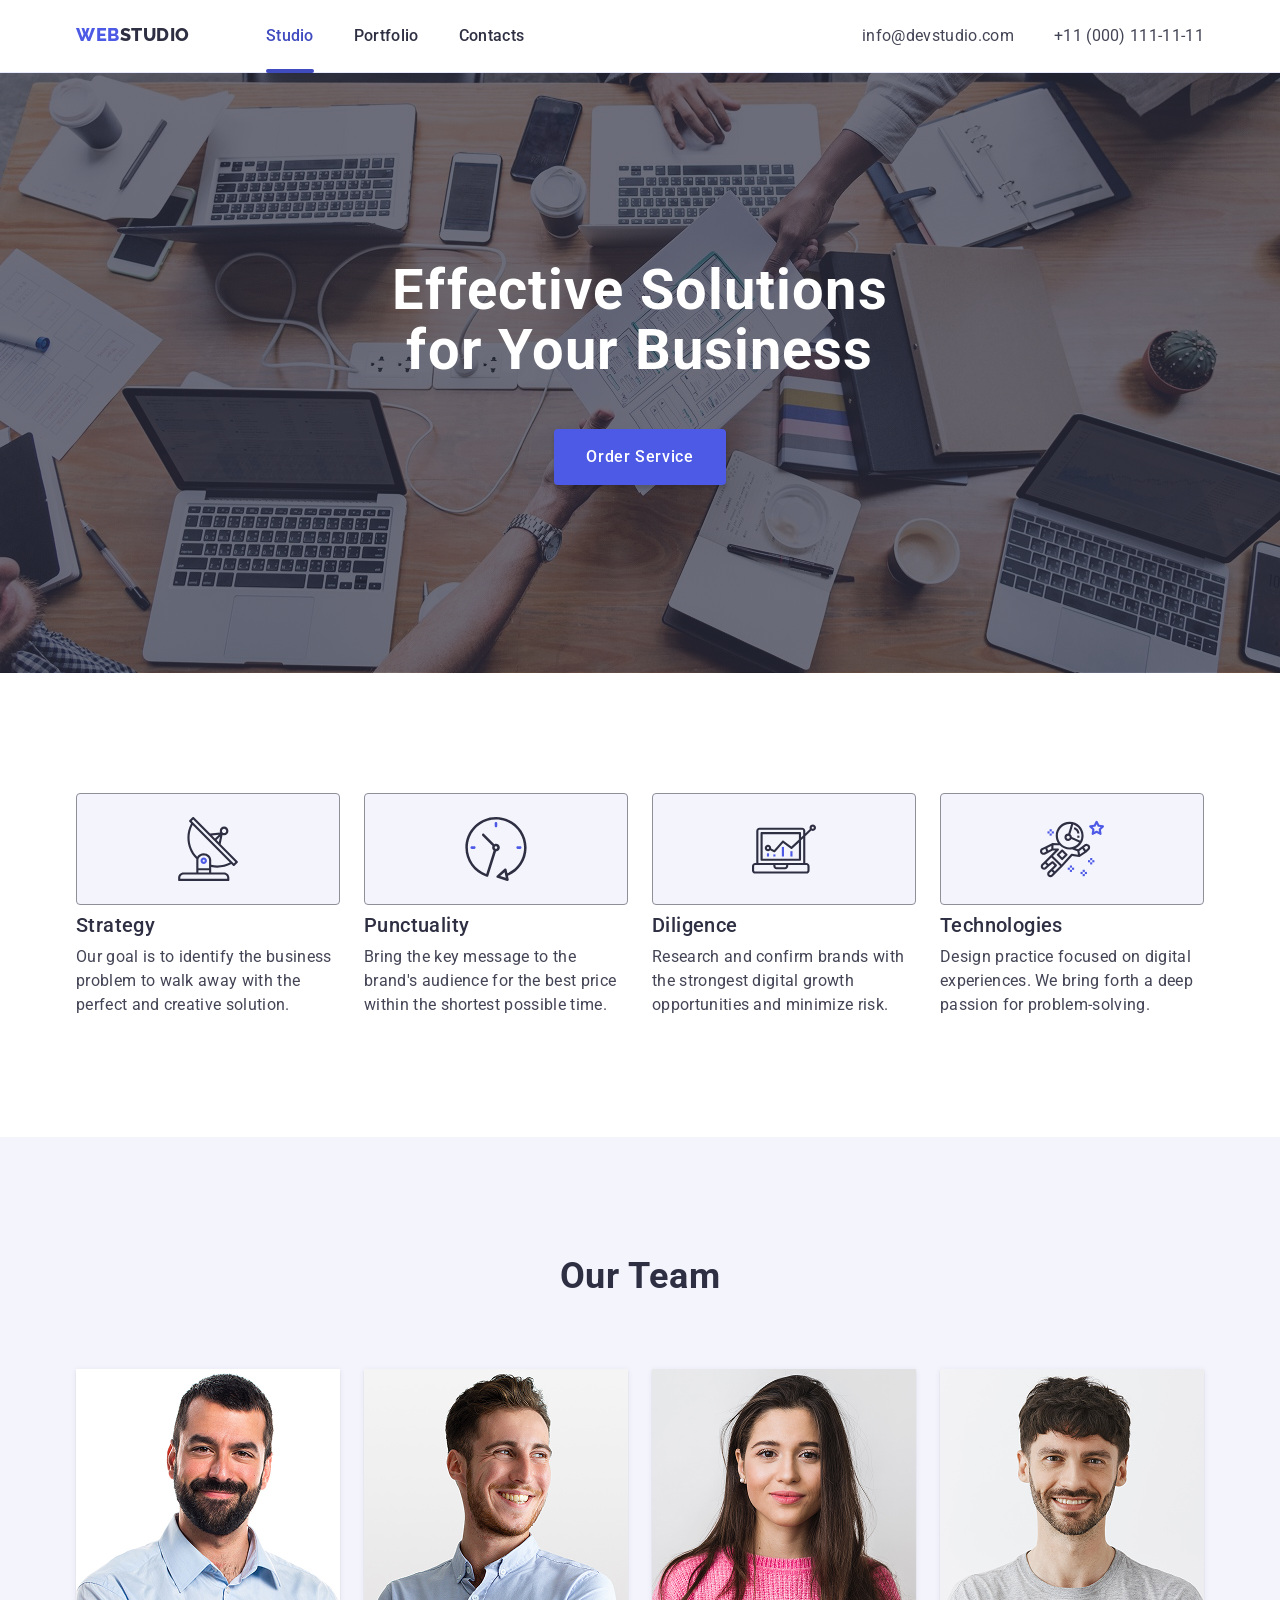
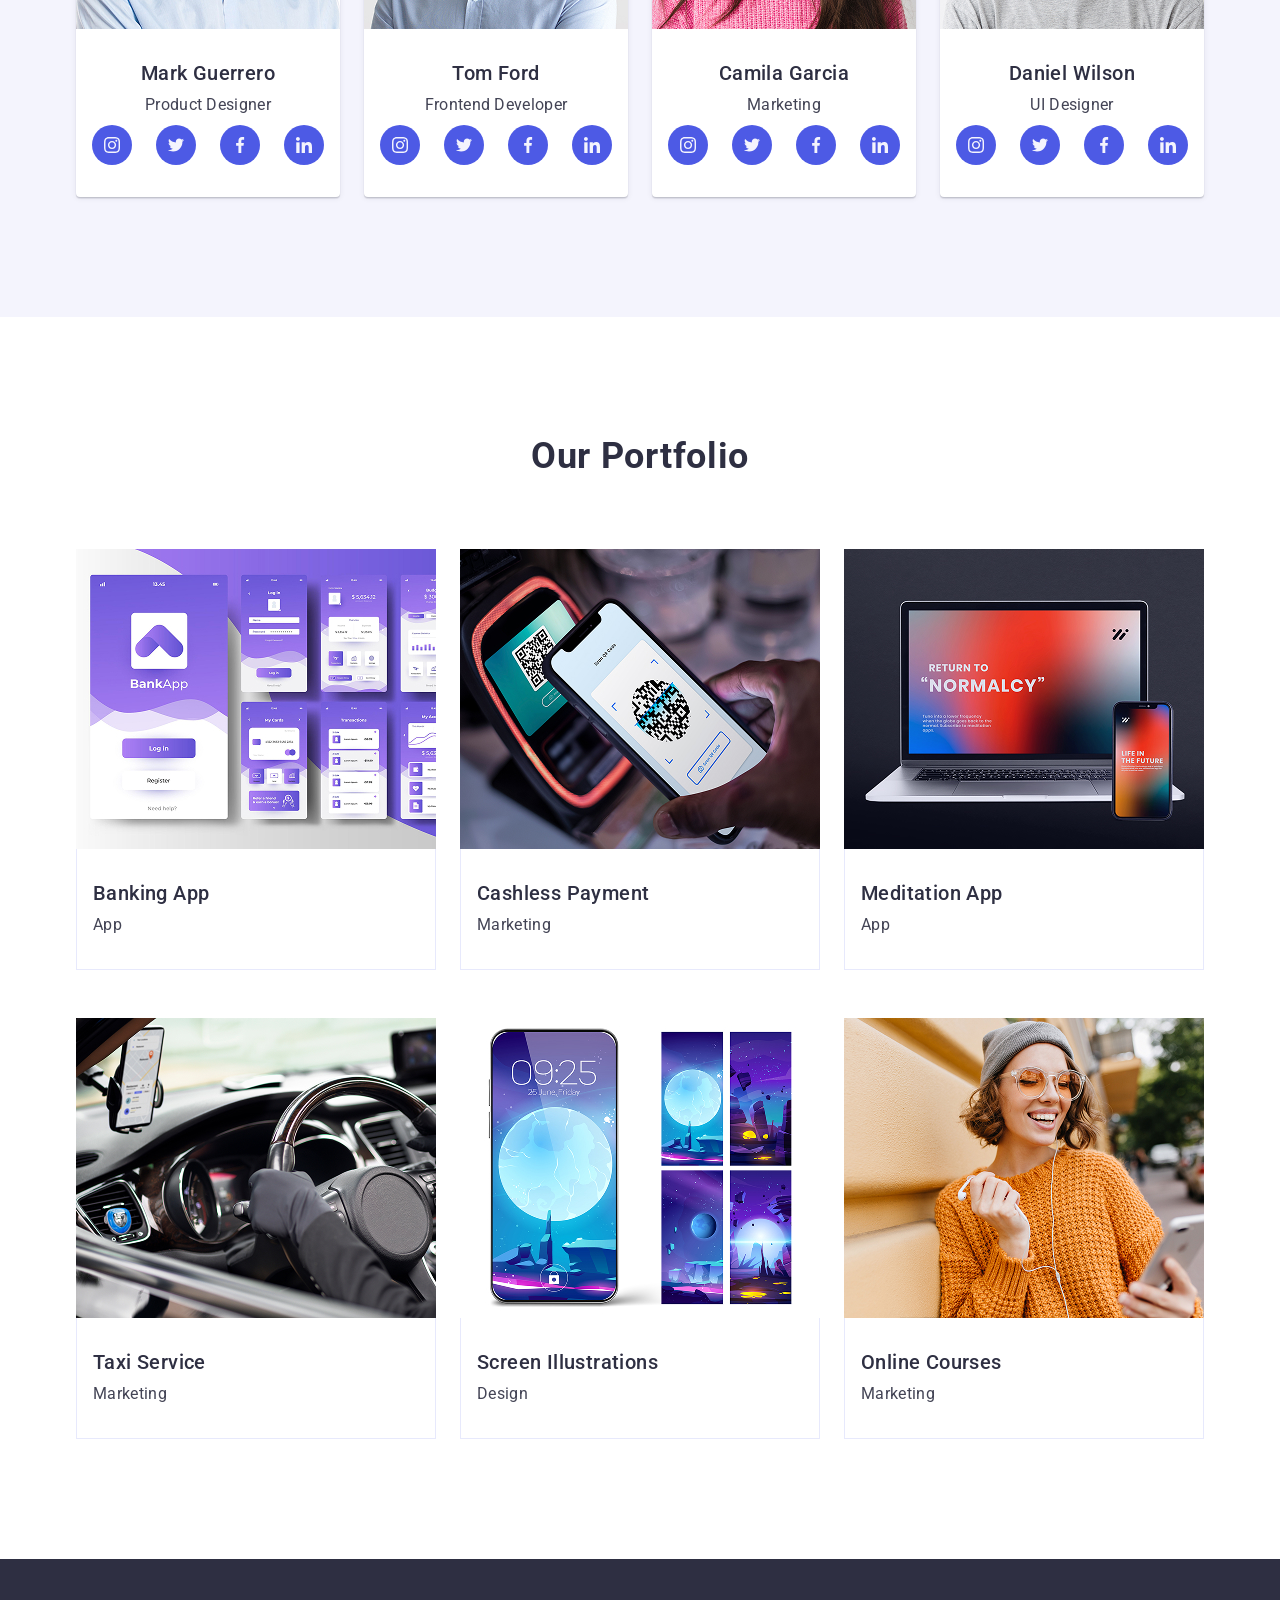
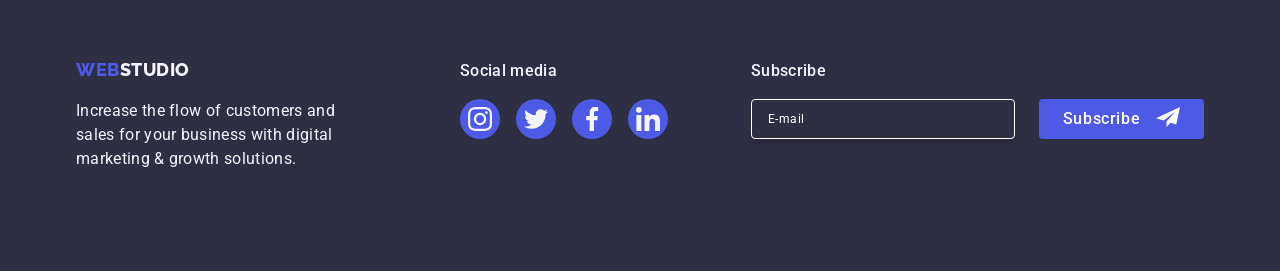
<file: index.html>
<!doctype html>
<html lang="en">
  <head>
    <meta charset="UTF-8" />
    <meta name="viewport" content="width=device-width, initial-scale=1.0" />
    <title>WebStudio</title>

    <link rel="preconnect" href="https://fonts.googleapis.com" />
    <link rel="preconnect" href="https://fonts.gstatic.com" crossorigin />
    <link
      href="https://fonts.googleapis.com/css2?family=Raleway:wght@700;800&family=Roboto:wght@400;500;700&display=swap"
      rel="stylesheet"
    />
    <link
      rel="stylesheet"
      href="https://cdnjs.cloudflare.com/ajax/libs/modern-normalize/3.0.1/modern-normalize.min.css"
      crossorigin="anonymous"
      referrerpolicy="no-referrer"
    />
    <link rel="stylesheet" href="./css/styles.css" />
  </head>

  <body>
    <header class="header">
      <div class="container">
        <a href="./index.html" class="logo">
          <span class="logo-web">Web</span
          ><span class="logo-studio">Studio</span>
        </a>

        <nav class="nav">
          <ul class="nav-list">
            <li><a class="nav-link current" href="#">Studio</a></li>
            <li><a class="nav-link" href="#">Portfolio</a></li>
            <li><a class="nav-link" href="#">Contacts</a></li>
          </ul>
        </nav>
        <button type="button" class="menu-open-btn" aria-label="Open menu">
          <svg class="menu-open-icon" width="24" height="24">
            <use href="./images/icons.svg#icon-menu"></use>
          </svg>
        </button>
        <address class="contacts-block">
          <ul class="contact-list">
            <li>
              <a class="contact-link" href="mailto:info@devstudio.com"
                >info@devstudio.com</a
              >
            </li>
            <li>
              <a class="contact-link" href="tel:+110001111111"
                >+11 (000) 111-11-11</a
              >
            </li>
          </ul>
        </address>
      </div>
    </header>

    <main>
      <section class="hero">
        <div class="container">
          <h1 class="hero-title">Effective Solutions for Your Business</h1>
          <button type="button" class="hero-button" data-modal-open>
            Order Service
          </button>
        </div>
      </section>

      <section class="features section">
        <div class="container">
          <h2 class="visually-hidden">Our Features</h2>

          <ul class="features-list">
            <li class="features-item">
              <div class="features-icon-box">
                <svg class="features-icon" width="64" height="64">
                  <use href="./images/icons.svg#icon-antenna-1"></use>
                </svg>
              </div>
              <h3 class="features-subtitle">Strategy</h3>
              <p class="features-text">
                Our goal is to identify the business problem to walk away with
                the perfect and creative solution.
              </p>
            </li>

            <li class="features-item">
              <div class="features-icon-box">
                <svg class="features-icon" width="64" height="64">
                  <use href="./images/icons.svg#icon-clock1"></use>
                </svg>
              </div>
              <h3 class="features-subtitle">Punctuality</h3>
              <p class="features-text">
                Bring the key message to the brand's audience for the best price
                within the shortest possible time.
              </p>
            </li>

            <li class="features-item">
              <div class="features-icon-box">
                <svg class="features-icon" width="64" height="64">
                  <use href="./images/icons.svg#icon-diagram-1-1"></use>
                </svg>
              </div>
              <h3 class="features-subtitle">Diligence</h3>
              <p class="features-text">
                Research and confirm brands with the strongest digital growth
                opportunities and minimize risk.
              </p>
            </li>

            <li class="features-item">
              <div class="features-icon-box">
                <svg class="features-icon" width="64" height="64">
                  <use href="./images/icons.svg#icon-astronaut-1"></use>
                </svg>
              </div>
              <h3 class="features-subtitle">Technologies</h3>
              <p class="features-text">
                Design practice focused on digital experiences. We bring forth a
                deep passion for problem-solving.
              </p>
            </li>
          </ul>
        </div>
      </section>

      <section class="team section">
        <div class="container">
          <h2 class="section-title">Our Team</h2>

          <ul class="team-list">
            <li class="team-item">
              <img
                src="./images/imgMGuerrero.jpg"
                srcset="./images/imgMGuerrero@2x.jpg 2x"
                alt="Mark Guerrero"
                width="264"
              />
              <div class="team-content">
                <h3 class="team-name">Mark Guerrero</h3>
                <p class="team-position">Product Designer</p>
                <ul class="team-social-list">
                  <li>
                    <a class="team-social-link" href="#" aria-label="Instagram">
                      <svg width="16" height="16">
                        <use href="./images/icons.svg#icon-instagram-1"></use>
                      </svg>
                    </a>
                  </li>
                  <li>
                    <a class="team-social-link" href="#" aria-label="Twitter">
                      <svg width="16" height="16">
                        <use href="./images/icons.svg#icon-twitter-1"></use>
                      </svg>
                    </a>
                  </li>
                  <li>
                    <a class="team-social-link" href="#" aria-label="Facebook">
                      <svg width="16" height="16">
                        <use href="./images/icons.svg#icon-facebook-1"></use>
                      </svg>
                    </a>
                  </li>
                  <li>
                    <a class="team-social-link" href="#" aria-label="LinkedIn">
                      <svg width="16" height="16">
                        <use href="./images/icons.svg#icon-linkedin-1"></use>
                      </svg>
                    </a>
                  </li>
                </ul>
              </div>
            </li>

            <li class="team-item">
              <img
                src="./images/imgTFord.jpg"
                srcset="./images/imgTFord@2x.jpg 2x"
                alt="Tom Ford"
                width="264"
              />
              <div class="team-content">
                <h3 class="team-name">Tom Ford</h3>
                <p class="team-position">Frontend Developer</p>
                <ul class="team-social-list">
                  <li>
                    <a class="team-social-link" href="#" aria-label="Instagram">
                      <svg width="16" height="16">
                        <use href="./images/icons.svg#icon-instagram-1"></use>
                      </svg>
                    </a>
                  </li>
                  <li>
                    <a class="team-social-link" href="#" aria-label="Twitter">
                      <svg width="16" height="16">
                        <use href="./images/icons.svg#icon-twitter-1"></use>
                      </svg>
                    </a>
                  </li>
                  <li>
                    <a class="team-social-link" href="#" aria-label="Facebook">
                      <svg width="16" height="16">
                        <use href="./images/icons.svg#icon-facebook-1"></use>
                      </svg>
                    </a>
                  </li>
                  <li>
                    <a class="team-social-link" href="#" aria-label="LinkedIn">
                      <svg width="16" height="16">
                        <use href="./images/icons.svg#icon-linkedin-1"></use>
                      </svg>
                    </a>
                  </li>
                </ul>
              </div>
            </li>

            <li class="team-item">
              <img
                src="./images/imgCGarcia.jpg"
                srcset="./images/imgCGarcia@2x.jpg 2x"
                alt="Camila Garcia"
                width="264"
              />
              <div class="team-content">
                <h3 class="team-name">Camila Garcia</h3>
                <p class="team-position">Marketing</p>
                <ul class="team-social-list">
                  <li>
                    <a class="team-social-link" href="#" aria-label="Instagram">
                      <svg width="16" height="16">
                        <use href="./images/icons.svg#icon-instagram-1"></use>
                      </svg>
                    </a>
                  </li>
                  <li>
                    <a class="team-social-link" href="#" aria-label="Twitter">
                      <svg width="16" height="16">
                        <use href="./images/icons.svg#icon-twitter-1"></use>
                      </svg>
                    </a>
                  </li>
                  <li>
                    <a class="team-social-link" href="#" aria-label="Facebook">
                      <svg width="16" height="16">
                        <use href="./images/icons.svg#icon-facebook-1"></use>
                      </svg>
                    </a>
                  </li>
                  <li>
                    <a class="team-social-link" href="#" aria-label="LinkedIn">
                      <svg width="16" height="16">
                        <use href="./images/icons.svg#icon-linkedin-1"></use>
                      </svg>
                    </a>
                  </li>
                </ul>
              </div>
            </li>

            <li class="team-item">
              <img
                src="./images/imgDWilson.jpg"
                srcset="./images/imgDWilson@2x.jpg 2x"
                alt="Daniel Wilson"
                width="264"
              />
              <div class="team-content">
                <h3 class="team-name">Daniel Wilson</h3>
                <p class="team-position">UI Designer</p>
                <ul class="team-social-list">
                  <li>
                    <a class="team-social-link" href="#" aria-label="Instagram">
                      <svg width="16" height="16">
                        <use href="./images/icons.svg#icon-instagram-1"></use>
                      </svg>
                    </a>
                  </li>
                  <li>
                    <a class="team-social-link" href="#" aria-label="Twitter">
                      <svg width="16" height="16">
                        <use href="./images/icons.svg#icon-twitter-1"></use>
                      </svg>
                    </a>
                  </li>
                  <li>
                    <a class="team-social-link" href="#" aria-label="Facebook">
                      <svg width="16" height="16">
                        <use href="./images/icons.svg#icon-facebook-1"></use>
                      </svg>
                    </a>
                  </li>
                  <li>
                    <a class="team-social-link" href="#" aria-label="LinkedIn">
                      <svg width="16" height="16">
                        <use href="./images/icons.svg#icon-linkedin-1"></use>
                      </svg>
                    </a>
                  </li>
                </ul>
              </div>
            </li>
          </ul>
        </div>
      </section>

      <section class="portfolio section">
        <div class="container">
          <h2 class="section-title">Our Portfolio</h2>

          <ul class="portfolio-list">
            <li class="portfolio-item">
              <div class="portfolio-thumb">
                <img
                  src="./images/imgBankingApp.jpg"
                  srcset="./images/imgBankingApp@2x.jpg 2x"
                  alt="Banking App"
                  width="360"
                />
                <div class="portfolio-overlay">
                  <p class="portfolio-overlay-text">
                    14 Stylish and User-Friendly App Design Concepts · Task
                    Manager App · Calorie Tracker App · Exotic Fruit Ecommerce
                    App · Cloud Storage App
                  </p>
                </div>
              </div>
              <div class="portfolio-content">
                <h3 class="portfolio-title">Banking App</h3>
                <p class="portfolio-text">App</p>
              </div>
            </li>

            <li class="portfolio-item">
              <div class="portfolio-thumb">
                <img
                  src="./images/imgCashlessPayment.jpg"
                  srcset="./images/imgCashlessPayment@2x.jpg 2x"
                  alt="Cashless Payment"
                  width="360"
                />
                <div class="portfolio-overlay">
                  <p class="portfolio-overlay-text">
                    14 Stylish and User-Friendly App Design Concepts · Task
                    Manager App · Calorie Tracker App · Exotic Fruit Ecommerce
                    App · Cloud Storage App
                  </p>
                </div>
              </div>
              <div class="portfolio-content">
                <h3 class="portfolio-title">Cashless Payment</h3>
                <p class="portfolio-text">Marketing</p>
              </div>
            </li>

            <li class="portfolio-item">
              <div class="portfolio-thumb">
                <img
                  src="./images/imgMeditationApp.jpg"
                  srcset="./images/imgMeditationApp@2x.jpg 2x"
                  alt="Meditation App"
                  width="360"
                />
                <div class="portfolio-overlay">
                  <p class="portfolio-overlay-text">
                    14 Stylish and User-Friendly App Design Concepts · Task
                    Manager App · Calorie Tracker App · Exotic Fruit Ecommerce
                    App · Cloud Storage App
                  </p>
                </div>
              </div>
              <div class="portfolio-content">
                <h3 class="portfolio-title">Meditation App</h3>
                <p class="portfolio-text">App</p>
              </div>
            </li>

            <li class="portfolio-item">
              <div class="portfolio-thumb">
                <img
                  src="./images/imgTaxiService.jpg"
                  srcset="./images/imgTaxiService@2x.jpg 2x"
                  alt="Taxi Service"
                  width="360"
                />
                <div class="portfolio-overlay">
                  <p class="portfolio-overlay-text">
                    14 Stylish and User-Friendly App Design Concepts · Task
                    Manager App · Calorie Tracker App · Exotic Fruit Ecommerce
                    App · Cloud Storage App
                  </p>
                </div>
              </div>
              <div class="portfolio-content">
                <h3 class="portfolio-title">Taxi Service</h3>
                <p class="portfolio-text">Marketing</p>
              </div>
            </li>

            <li class="portfolio-item">
              <div class="portfolio-thumb">
                <img
                  src="./images/imgScreenIllustrations.jpg"
                  srcset="./images/imgScreenIllustrations@2x.jpg 2x"
                  alt="Screen Illustrations"
                  width="360"
                />
                <div class="portfolio-overlay">
                  <p class="portfolio-overlay-text">
                    14 Stylish and User-Friendly App Design Concepts · Task
                    Manager App · Calorie Tracker App · Exotic Fruit Ecommerce
                    App · Cloud Storage App
                  </p>
                </div>
              </div>
              <div class="portfolio-content">
                <h3 class="portfolio-title">Screen Illustrations</h3>
                <p class="portfolio-text">Design</p>
              </div>
            </li>

            <li class="portfolio-item">
              <div class="portfolio-thumb">
                <img
                  src="./images/imgOnlineCourses.jpg"
                  srcset="./images/imgOnlineCourses@2x.jpg 2x"
                  alt="Online Courses"
                  width="360"
                />
                <div class="portfolio-overlay">
                  <p class="portfolio-overlay-text">
                    14 Stylish and User-Friendly App Design Concepts · Task
                    Manager App · Calorie Tracker App · Exotic Fruit Ecommerce
                    App · Cloud Storage App
                  </p>
                </div>
              </div>
              <div class="portfolio-content">
                <h3 class="portfolio-title">Online Courses</h3>
                <p class="portfolio-text">Marketing</p>
              </div>
            </li>
          </ul>
        </div>
      </section>
    </main>

    <footer class="footer">
      <div class="container">
        <div class="footer-wrapper">
          <div class="footer-info">
            <a href="./index.html" class="logo">
              <span class="logo-web">Web</span
              ><span class="footer-studio">Studio</span>
            </a>
            <p class="footer-text">
              Increase the flow of customers and sales for your business with
              digital marketing & growth solutions.
            </p>
          </div>

          <div class="footer-social">
            <p class="footer-social-title">Social media</p>
            <ul class="footer-social-list">
              <li>
                <a class="footer-social-link" href="#" aria-label="Instagram">
                  <svg width="24" height="24">
                    <use href="./images/icons.svg#icon-instagram-1"></use>
                  </svg>
                </a>
              </li>
              <li>
                <a class="footer-social-link" href="#" aria-label="Twitter">
                  <svg width="24" height="24">
                    <use href="./images/icons.svg#icon-twitter-1"></use>
                  </svg>
                </a>
              </li>
              <li>
                <a class="footer-social-link" href="#" aria-label="Facebook">
                  <svg width="24" height="24">
                    <use href="./images/icons.svg#icon-facebook-1"></use>
                  </svg>
                </a>
              </li>
              <li>
                <a class="footer-social-link" href="#" aria-label="LinkedIn">
                  <svg width="24" height="24">
                    <use href="./images/icons.svg#icon-linkedin-1"></use>
                  </svg>
                </a>
              </li>
            </ul>
          </div>

          <div class="footer-subscribe">
            <p class="footer-social-title">Subscribe</p>
            <form class="footer-subscribe-form">
              <label class="visually-hidden" for="footer-email">Email</label>
              <input
                class="footer-subscribe-input"
                type="email"
                name="footer-email"
                id="footer-email"
                placeholder="E-mail"
              />
              <button class="footer-subscribe-btn" type="submit">
                Subscribe
                <svg class="footer-subscribe-icon" width="24" height="24">
                  <use href="./images/icons.svg#icon-send"></use>
                </svg>
              </button>
            </form>
          </div>
        </div>
      </div>
    </footer>

    <div class="mobile-menu">
      <div class="mobile-menu-container">
        <button
          type="button"
          class="mobile-menu-close-btn"
          aria-label="Close menu"
        >
          <svg class="mobile-menu-close-icon" width="8" height="8">
            <use href="./images/icons.svg#icon-close"></use>
          </svg>
        </button>

        <nav class="mobile-menu-nav">
          <ul class="mobile-menu-nav-list">
            <li><a class="mobile-menu-nav-link current" href="#">Studio</a></li>
            <li><a class="mobile-menu-nav-link" href="#">Portfolio</a></li>
            <li><a class="mobile-menu-nav-link" href="#">Contacts</a></li>
          </ul>
        </nav>

        <div class="mobile-menu-bottom">
          <address class="mobile-menu-address">
            <ul class="mobile-menu-address-list">
              <li>
                <a
                  class="mobile-menu-address-link accent"
                  href="tel:+110001111111"
                >
                  +11 (000) 111-11-11
                </a>
              </li>
              <li>
                <a
                  class="mobile-menu-address-link"
                  href="mailto:info@devstudio.com"
                >
                  info@devstudio.com
                </a>
              </li>
            </ul>
          </address>

          <ul class="mobile-menu-social-list">
            <li>
              <a
                class="mobile-menu-social-link"
                href="#"
                aria-label="Instagram"
              >
                <svg width="24" height="24">
                  <use href="./images/icons.svg#icon-instagram-1"></use>
                </svg>
              </a>
            </li>
            <li>
              <a class="mobile-menu-social-link" href="#" aria-label="Twitter">
                <svg width="24" height="24">
                  <use href="./images/icons.svg#icon-twitter-1"></use>
                </svg>
              </a>
            </li>
            <li>
              <a class="mobile-menu-social-link" href="#" aria-label="Facebook">
                <svg width="24" height="24">
                  <use href="./images/icons.svg#icon-facebook-1"></use>
                </svg>
              </a>
            </li>
            <li>
              <a class="mobile-menu-social-link" href="#" aria-label="LinkedIn">
                <svg width="24" height="24">
                  <use href="./images/icons.svg#icon-linkedin-1"></use>
                </svg>
              </a>
            </li>
          </ul>
        </div>
      </div>
    </div>

    <div class="backdrop" data-modal>
      <div class="modal">
        <button
          type="button"
          class="modal-close-btn"
          aria-label="Close modal"
          data-modal-close
        >
          <svg class="modal-close-icon" width="8" height="8">
            <use href="./images/icons.svg#icon-close"></use>
          </svg>
        </button>

        <p class="modal-title">Leave your contacts and we will call you back</p>

        <form class="modal-form">
          <div class="modal-form-field">
            <label class="modal-form-label" for="user-name">Name</label>
            <div class="modal-input-wrap">
              <input
                class="modal-form-input"
                type="text"
                name="user-name"
                id="user-name"
              />
              <svg class="modal-form-icon" width="18" height="24">
                <use href="./images/icons.svg#icon-person"></use>
              </svg>
            </div>
          </div>

          <div class="modal-form-field">
            <label class="modal-form-label" for="user-phone">Phone</label>
            <div class="modal-input-wrap">
              <input
                class="modal-form-input"
                type="tel"
                name="user-phone"
                id="user-phone"
              />
              <svg class="modal-form-icon" width="18" height="24">
                <use href="./images/icons.svg#icon-phone"></use>
              </svg>
            </div>
          </div>

          <div class="modal-form-field">
            <label class="modal-form-label" for="user-email">Email</label>
            <div class="modal-input-wrap">
              <input
                class="modal-form-input"
                type="email"
                name="user-email"
                id="user-email"
              />
              <svg class="modal-form-icon" width="18" height="24">
                <use href="./images/icons.svg#icon-email"></use>
              </svg>
            </div>
          </div>

          <div class="modal-form-field modal-form-comment">
            <label class="modal-form-label" for="user-comment">Comment</label>
            <textarea
              class="modal-form-textarea"
              name="user-comment"
              id="user-comment"
              placeholder="Text input"
            ></textarea>
          </div>

          <div class="modal-form-checkbox-wrap">
            <input
              class="modal-checkbox visually-hidden"
              type="checkbox"
              name="user-privacy"
              id="user-privacy"
              value="true"
            />
            <label class="modal-checkbox-label" for="user-privacy">
              <span class="modal-checkbox-custom">
                <svg class="modal-checkbox-icon" width="10" height="8">
                  <use href="./images/icons.svg#icon-check"></use>
                </svg>
              </span>
              I accept the terms and conditions of the
              <a class="privacy-link" href="#">Privacy Policy</a>
            </label>
          </div>

          <button class="modal-submit-btn" type="submit">Send</button>
        </form>
      </div>
    </div>
  </body>
</html>
</file>
<file: css/styles.css>
:root {
  --iris: #4d5ae5;
  --ocean: #404bbf;
  --navy-blue: #2e2f42;
  --slate: #434455;
  --light-slate: #8e8f99;
  --cornflower: #e7e9fc;
  --cloud: #f4f4fd;
  --white: #ffffff;
  --dairy: #fcfcfc;
  --green: #31d0aa;
  --modal-overlay: rgba(46, 47, 66, 0.4);
  --transition: 250ms cubic-bezier(0.4, 0, 0.2, 1);
}

h1,
h2,
h3,
h4,
h5,
h6,
p {
  margin: 0;
}

ul {
  margin: 0;
  padding: 0;
  list-style: none;
}

a {
  text-decoration: none;
}

img {
  display: block;
  max-width: 100%;
  height: auto;
}

body {
  font-family: "Roboto", sans-serif;
  color: var(--navy-blue);
  background-color: var(--white);
}

.container {
  width: 100%;
  max-width: 320px;
  padding: 0 16px;
  margin: 0 auto;
  box-sizing: border-box;
}

.section {
  padding: 96px 0;
}

.visually-hidden {
  position: absolute;
  width: 1px;
  height: 1px;
  margin: -1px;
  border: 0;
  padding: 0;
  white-space: nowrap;
  clip-path: inset(100%);
  clip: rect(0 0 0 0);
  overflow: hidden;
}

/* ================= HEADER ================= */

.header {
  border-bottom: 1px solid var(--cornflower);
  box-shadow:
    0 1px 6px 0 rgba(46, 47, 66, 0.08),
    0 1px 1px 0 rgba(46, 47, 66, 0.16),
    0 2px 1px 0 rgba(46, 47, 66, 0.08);
}

.header .container {
  display: flex;
  align-items: center;
  height: 56px;
}

.logo {
  display: inline-block;
  font-family: "Raleway", sans-serif;
  font-size: 18px;
  font-weight: 800;
  line-height: 1.17;
  letter-spacing: 0.03em;
  text-transform: uppercase;
  height: 24px;
}

.logo-web {
  color: var(--iris);
}

.logo-studio {
  color: var(--navy-blue);
}

.footer-studio {
  color: var(--cloud);
}

.nav {
  display: none;
}

.nav-link {
  position: relative;
  display: block;
  padding: 24px 0;
  font-size: 16px;
  font-weight: 500;
  line-height: 1.5;
  letter-spacing: 0.02em;
  color: var(--navy-blue);
  transition: color var(--transition);
}

.nav-link.current {
  color: var(--ocean);
}

.nav-link.current::after {
  content: "";
  position: absolute;
  left: 0;
  bottom: -1px;
  width: 100%;
  height: 4px;
  background-color: var(--ocean);
  border-radius: 2px;
}

.nav-link:hover,
.nav-link:focus {
  color: var(--ocean);
}

.contacts-block {
  display: none;
}

.contact-list {
  display: flex;
  gap: 40px;
}

.contact-link {
  display: block;
  padding: 24px 0;
  font-size: 16px;
  line-height: 1.5;
  letter-spacing: 0.02em;
  color: var(--slate);
  transition: color var(--transition);
}

.contact-link:hover,
.contact-link:focus {
  color: var(--ocean);
}

.menu-open-btn {
  display: flex;
  align-items: center;
  justify-content: center;
  padding: 0;
  border: none;
  background-color: transparent;
  line-height: 0;
  cursor: pointer;
  color: var(--navy-blue);
  margin-left: auto;
}

.menu-open-icon {
  fill: currentColor;
}

/* ================= HERO ================= */
.hero {
  max-width: 100%;
  margin: 0 auto;
  padding: 72px 0;
  text-align: center;
  background-color: var(--navy-blue);
  background-image:
    linear-gradient(rgba(46, 47, 66, 0.7), rgba(46, 47, 66, 0.7)),
    url("../images/hero-mobile.jpg");
  background-repeat: no-repeat;
  background-position: center;
  background-size: cover;
}

@media screen and (min-resolution: 192dpi) {
  .hero {
    background-image:
      linear-gradient(rgba(46, 47, 66, 0.7), rgba(46, 47, 66, 0.7)),
      url("../images/hero-mobile@2x.jpg");
  }
}

.hero-title {
  max-width: 216px;
  margin: 0 auto;
  font-size: 36px;
  font-weight: 700;
  line-height: 1.11;
  letter-spacing: 0.02em;
  color: var(--white);
}

.hero-button {
  margin-top: 72px;
  min-width: 169px;
  height: 56px;
  padding: 16px 32px;
  border: none;
  border-radius: 4px;
  font-family: inherit;
  font-size: 16px;
  font-weight: 500;
  line-height: 1.5;
  letter-spacing: 0.04em;
  color: var(--white);
  background-color: var(--iris);
  cursor: pointer;
  box-shadow: 0 4px 4px 0 rgba(0, 0, 0, 0.15);
  transition: background-color var(--transition);
}

.hero-button:hover,
.hero-button:focus {
  background-color: var(--ocean);
}

/* ================= SECTIONS ================= */

.section-title {
  margin-bottom: 72px;
  font-size: 36px;
  line-height: 1.11;
  letter-spacing: 0.02em;
  text-align: center;
}

/* ================= FEATURES ================= */

.features-list {
  display: flex;
  flex-direction: column;
  gap: 72px;
}

.features-item {
  width: 100%;
}

.features-icon-box {
  display: none;
}

.features-icon {
  fill: var(--navy-blue);
}

.features-subtitle {
  margin-bottom: 8px;
  font-size: 36px;
  font-weight: 700;
  line-height: 1.11;
  letter-spacing: 0.02em;
  text-align: center;
}

.features-text {
  font-size: 16px;
  font-weight: 500;
  line-height: 1.5;
  letter-spacing: 0.02em;
  color: var(--slate);
}

/* ================= TEAM ================= */

.team {
  background-color: var(--cloud);
}

.team-list {
  display: flex;
  flex-direction: column;
  align-items: center;
  gap: 72px;
}

.team-item {
  width: 264px;
  background-color: var(--white);
  border-radius: 0 0 4px 4px;
  box-shadow:
    0 2px 1px 0 rgba(46, 47, 66, 0.08),
    0 1px 1px 0 rgba(46, 47, 66, 0.16),
    0 1px 6px 0 rgba(46, 47, 66, 0.08);
}

.team-content {
  padding: 32px 16px;
  text-align: center;
}

.team-name {
  margin-bottom: 8px;
  font-size: 20px;
  font-weight: 500;
  line-height: 1.2;
  letter-spacing: 0.02em;
}

.team-position {
  font-size: 16px;
  line-height: 1.5;
  letter-spacing: 0.02em;
  color: var(--slate);
}

.team-social-list {
  display: flex;
  justify-content: center;
  gap: 24px;
  margin-top: 8px;
}

.team-social-link {
  display: flex;
  align-items: center;
  justify-content: center;
  width: 40px;
  height: 40px;
  background-color: var(--iris);
  border-radius: 50%;
  transition: background-color var(--transition);
}

.team-social-link:hover,
.team-social-link:focus {
  background-color: var(--ocean);
}

.team-social-link svg {
  fill: var(--cloud);
}

/* ================= PORTFOLIO ================= */

.portfolio-list {
  display: grid;
  grid-template-columns: 1fr;
  row-gap: 48px;
}
.portfolio-item {
  box-shadow:
    0 2px 1px 0 rgba(46, 47, 66, 0.08),
    0 1px 1px 0 rgba(46, 47, 66, 0.16),
    0 1px 6px 0 rgba(46, 47, 66, 0.08);
  transition: box-shadow var(--transition);
}

.portfolio-item:hover,
.portfolio-item:focus-within {
  box-shadow:
    0 2px 1px 0 rgba(46, 47, 66, 0.08),
    0 1px 1px 0 rgba(46, 47, 66, 0.16),
    0 1px 6px 0 rgba(46, 47, 66, 0.08);
}

.portfolio-thumb {
  position: relative;
  overflow: hidden;
}

.portfolio-thumb img {
  width: 100%;
  object-fit: cover;
}

.portfolio-overlay {
  position: absolute;
  top: 0;
  left: 0;
  width: 100%;
  height: 100%;
  padding: 40px 32px;
  background-color: var(--iris);
  color: var(--cloud);
  transform: translateY(100%);
  opacity: 0;
  transition:
    transform var(--transition),
    opacity var(--transition);
}

.portfolio-item:hover .portfolio-overlay,
.portfolio-item:focus-within .portfolio-overlay {
  transform: translateY(0);
  opacity: 1;
}

.portfolio-overlay-text {
  font-size: 16px;
  line-height: 1.5;
  letter-spacing: 0.02em;
}

.portfolio-content {
  padding: 32px 16px;
  border: 1px solid var(--cornflower);
  border-top: none;
}

.portfolio-title {
  margin-bottom: 8px;
  font-size: 20px;
  font-weight: 500;
  line-height: 1.2;
  letter-spacing: 0.02em;
}

.portfolio-text {
  font-size: 16px;
  line-height: 1.5;
  letter-spacing: 0.02em;
  color: var(--slate);
}

/* ================= FOOTER ================= */

.footer {
  background-color: var(--navy-blue);
  padding: 96px 0;
}

.footer-wrapper {
  display: flex;
  flex-direction: column;
  align-items: center;
  gap: 72px;
}

.footer-info {
  margin-right: 0;
  text-align: center;
}

.footer .logo {
  margin-bottom: 16px;
}

.footer-text {
  max-width: 264px;
  font-size: 16px;
  line-height: 1.5;
  letter-spacing: 0.02em;
  color: var(--cloud);
  text-align: left;
}

.footer-social {
  margin-right: 0;
  text-align: center;
}

.footer-social-title {
  margin-bottom: 16px;
  font-size: 16px;
  font-weight: 500;
  line-height: 1.5;
  letter-spacing: 0.02em;
  color: var(--cloud);
}

.footer-social-list {
  display: flex;
  gap: 16px;
}

.footer-social-link {
  display: flex;
  align-items: center;
  justify-content: center;
  width: 40px;
  height: 40px;
  background-color: var(--iris);
  border-radius: 50%;
  transition: background-color var(--transition);
}

.footer-social-link:hover,
.footer-social-link:focus {
  background-color: var(--green);
}

.footer-social-link svg {
  fill: var(--cloud);
}

.footer-subscribe {
  margin-left: 0;
  text-align: center;
}

.footer-subscribe-form {
  display: flex;
  flex-direction: column;
  gap: 16px;
}

.footer-subscribe-input {
  width: 288px;
  max-width: 100%;
  height: 40px;
  padding-left: 16px;
  border: 1px solid var(--white);
  border-radius: 4px;
  outline: transparent;
  font-size: 12px;
  line-height: 2;
  letter-spacing: 0.04em;
  color: var(--white);
  background-color: transparent;
  box-shadow: 0 4px 4px 0 rgba(0, 0, 0, 0.15);
  transition: border-color var(--transition);
}

.footer-subscribe-input::placeholder {
  color: var(--white);
}

.footer-subscribe-input:focus {
  border-color: var(--green);
}

.footer-subscribe-btn {
  display: flex;
  align-items: center;
  justify-content: center;
  gap: 16px;
  min-width: 165px;
  height: 40px;
  border: none;
  border-radius: 4px;
  font-family: inherit;
  font-size: 16px;
  font-weight: 500;
  line-height: 1.5;
  letter-spacing: 0.04em;
  color: var(--white);
  background-color: var(--iris);
  cursor: pointer;
  transition: background-color var(--transition);
}

.footer-subscribe-btn:hover,
.footer-subscribe-btn:focus {
  background-color: var(--green);
}

.footer-subscribe-icon {
  fill: var(--white);
}

/* ================= MOBILE MENU ================= */

.mobile-menu {
  position: fixed;
  top: 0;
  left: 0;
  width: 100%;
  height: 100%;
  background-color: var(--white);
  opacity: 0;
  visibility: hidden;
  pointer-events: none;
  transition:
    opacity var(--transition),
    visibility var(--transition);
}

.mobile-menu.is-open {
  opacity: 1;
  visibility: visible;
  pointer-events: auto;
}

.mobile-menu-container {
  position: relative;
  display: flex;
  flex-direction: column;
  height: 100%;
  padding: 72px 24px 40px 16px;
}

.mobile-menu-close-btn {
  position: absolute;
  top: 24px;
  right: 24px;
  display: flex;
  align-items: center;
  justify-content: center;
  width: 24px;
  height: 24px;
  padding: 0;
  border: 1px solid rgba(46, 47, 66, 0.1);
  border-radius: 50%;
  background-color: var(--cornflower);
  cursor: pointer;
}

.mobile-menu-close-icon {
  fill: var(--navy-blue);
}

.mobile-menu-nav-list {
  display: flex;
  flex-direction: column;
  gap: 40px;
}

.mobile-menu-nav-link {
  font-size: 36px;
  font-weight: 700;
  line-height: 1.11;
  letter-spacing: 0.02em;
  color: var(--navy-blue);
}

.mobile-menu-nav-link.current {
  color: var(--ocean);
}

.mobile-menu-bottom {
  margin-top: auto;
}

.mobile-menu-address {
  font-style: normal;
  margin-bottom: 48px;
}

.mobile-menu-address-list {
  display: flex;
  flex-direction: column;
  gap: 24px;
}

.mobile-menu-address-link {
  font-size: 20px;
  font-weight: 500;
  line-height: 1.2;
  letter-spacing: 0.02em;
  color: var(--slate);
}

.mobile-menu-address-link.accent {
  color: var(--iris);
}

.mobile-menu-social-list {
  display: flex;
  justify-content: space-between;
  gap: 24px;
}

.mobile-menu-social-link {
  display: flex;
  align-items: center;
  justify-content: center;
  width: 40px;
  height: 40px;
  border-radius: 50%;
  background-color: var(--iris);
}

.mobile-menu-social-link svg {
  fill: var(--cloud);
}

/* ================= BACKDROP / MODAL ================= */

.backdrop {
  position: fixed;
  top: 0;
  left: 0;
  width: 100%;
  height: 100%;
  background-color: var(--modal-overlay);
  opacity: 0;
  visibility: hidden;
  pointer-events: none;
  transition:
    opacity var(--transition),
    visibility var(--transition);
}

.backdrop.is-open {
  opacity: 1;
  visibility: visible;
  pointer-events: auto;
}

.modal {
  position: absolute;
  top: 50%;
  left: 50%;
  width: calc(100% - 32px);
  max-width: 392px;
  min-height: 584px;
  padding: 72px 16px 24px;
  background-color: var(--dairy);
  border-radius: 4px;
  box-shadow:
    0 1px 1px rgba(0, 0, 0, 0.14),
    0 1px 3px rgba(0, 0, 0, 0.12),
    0 2px 1px rgba(0, 0, 0, 0.2);
  transform: translate(-50%, -50%);
  transition: transform var(--transition);
}

.modal-close-btn {
  position: absolute;
  top: 24px;
  right: 24px;
  display: flex;
  align-items: center;
  justify-content: center;
  width: 24px;
  height: 24px;
  padding: 0;
  background-color: var(--cornflower);
  border: 1px solid rgba(0, 0, 0, 0.1);
  border-radius: 50%;
  cursor: pointer;
  transition:
    background-color var(--transition),
    border var(--transition);
}

.modal-close-icon {
  fill: var(--navy-blue);
  transition: fill var(--transition);
}

.modal-close-btn:hover,
.modal-close-btn:focus {
  background-color: var(--ocean);
  border: none;
}

.modal-close-btn:hover .modal-close-icon,
.modal-close-btn:focus .modal-close-icon {
  fill: var(--white);
}

.modal-title {
  margin-bottom: 16px;
  font-size: 16px;
  font-weight: 500;
  line-height: 1.5;
  letter-spacing: 0.02em;
  text-align: center;
  color: var(--navy-blue);
}

/* ================= MODAL FORM ================= */

.modal-form-field {
  margin-bottom: 8px;
}

.modal-form-comment {
  margin-bottom: 16px;
}

.modal-form-label {
  display: block;
  margin-bottom: 4px;
  font-size: 12px;
  line-height: 1.17;
  letter-spacing: 0.04em;
  color: var(--light-slate);
}

.modal-input-wrap {
  position: relative;
}

.modal-form-input {
  width: 100%;
  height: 40px;
  padding-left: 38px;
  border: 1px solid rgba(46, 47, 66, 0.4);
  border-radius: 4px;
  outline: transparent;
  background-color: transparent;
  transition: border-color var(--transition);
}

.modal-form-input:focus {
  border-color: var(--iris);
}

.modal-form-icon {
  position: absolute;
  top: 50%;
  left: 16px;
  fill: var(--navy-blue);
  transform: translateY(-50%);
  transition: fill var(--transition);
}

.modal-form-input:focus + .modal-form-icon {
  fill: var(--iris);
}

.modal-form-textarea {
  width: 100%;
  height: 120px;
  padding: 8px 16px;
  border: 1px solid rgba(46, 47, 66, 0.4);
  border-radius: 4px;
  outline: transparent;
  resize: none;
  background-color: transparent;
  font-size: 12px;
  line-height: 1.17;
  letter-spacing: 0.04em;
  color: rgba(46, 47, 66, 0.4);
  transition: border-color var(--transition);
}

.modal-form-textarea:focus {
  border-color: var(--iris);
}

.modal-form-textarea::placeholder {
  color: rgba(46, 47, 66, 0.4);
}

/* ================= CUSTOM CHECKBOX ================= */

.modal-form-checkbox-wrap {
  margin-bottom: 24px;
}

.modal-checkbox-label {
  display: flex;
  align-items: center;
  gap: 8px;
  font-size: 12px;
  line-height: 1.17;
  letter-spacing: 0.04em;
  color: var(--light-slate);
}

.modal-checkbox-custom {
  display: inline-flex;
  align-items: center;
  justify-content: center;
  flex-shrink: 0;
  width: 16px;
  height: 16px;
  border: 1px solid rgba(46, 47, 66, 0.4);
  border-radius: 2px;
  fill: transparent;
  color: transparent;
  transition:
    background-color var(--transition),
    border var(--transition),
    fill var(--transition),
    color var(--transition);
}

.modal-checkbox-icon {
  fill: currentColor;
  stroke: currentColor;
}

.modal-checkbox:checked + .modal-checkbox-label .modal-checkbox-custom {
  background-color: var(--ocean);
  border: none;
  fill: var(--cloud);
  color: var(--cloud);
}

.privacy-link {
  color: var(--iris);
  text-decoration: underline;
}

.modal-submit-btn {
  display: block;
  min-width: 169px;
  height: 56px;
  margin: 0 auto;
  border: none;
  border-radius: 4px;
  font-family: inherit;
  font-size: 16px;
  font-weight: 500;
  line-height: 1.5;
  letter-spacing: 0.04em;
  color: var(--white);
  background-color: var(--iris);
  cursor: pointer;
  transition:
    background-color var(--transition),
    box-shadow var(--transition);
}

.modal-submit-btn:hover,
.modal-submit-btn:focus {
  background-color: var(--ocean);
}

/* ================= TABLET ================= */

@media screen and (min-width: 768px) {
  .container {
    max-width: 768px;
  }

  .team .container,
  .footer .container {
    max-width: 584px;
  }

  .header .container {
    height: 72px;
  }

  .menu-open-btn {
    display: none;
  }

  .nav {
    display: block;
  }

  .nav-list {
    display: flex;
    gap: 40px;
    margin-left: 120px;
  }

  .contacts-block {
    display: block;
    margin-left: auto;
    font-style: normal;
  }

  .contact-list {
    display: flex;
    flex-direction: column;
    gap: 12px;
  }

  .contact-link {
    padding: 0;
    font-size: 12px;
    line-height: 1.17;
    letter-spacing: 0.04em;
  }

  .hero {
    max-width: 768px;
    padding: 112px 0;
    background-image:
      linear-gradient(rgba(46, 47, 66, 0.7), rgba(46, 47, 66, 0.7)),
      url("../images/hero-tablet.jpg");
  }

  .hero-title {
    max-width: 496px;
    font-size: 56px;
    line-height: 1.07;
  }
  .hero-button {
    margin-top: 36px;
  }

  .modal {
    width: 408px;
    padding: 72px 24px 24px;
  }
  .features-list {
    flex-direction: row;
    flex-wrap: wrap;
    column-gap: 24px;
    row-gap: 72px;
  }

  .features-item {
    width: calc((100% - 24px) / 2);
  }

  .features-subtitle {
    text-align: left;
  }

  .team-list {
    flex-direction: row;
    flex-wrap: wrap;
    justify-content: center;
    column-gap: 24px;
    row-gap: 64px;
  }

  .team-item {
    width: calc((100% - 24px) / 2);
    max-width: 264px;
  }

  .portfolio-list {
    grid-template-columns: repeat(2, 1fr);
    column-gap: 24px;
    row-gap: 72px;
  }

  .footer {
    padding: 96px 0;
  }

  .footer-wrapper {
    flex-direction: row;
    flex-wrap: wrap;
    align-items: baseline;
    justify-content: center;
    column-gap: 24px;
    row-gap: 72px;
  }

  .footer-info {
    text-align: left;
  }

  .footer-social {
    text-align: left;
  }

  .footer-subscribe {
    width: 453px;
    text-align: left;
  }

  .footer-subscribe-form {
    flex-direction: row;
    gap: 24px;
  }

  .footer-subscribe-input {
    width: 264px;
  }

  .mobile-menu {
    display: none;
  }
}

@media screen and (min-width: 768px) and (min-resolution: 192dpi) {
  .hero {
    background-image:
      linear-gradient(rgba(46, 47, 66, 0.7), rgba(46, 47, 66, 0.7)),
      url("../images/hero-tablet@2x.jpg");
  }
}

/* ================= DESKTOP ================= */

@media screen and (min-width: 1158px) {
  .team .container,
  .footer .container {
    max-width: 1158px;
  }
  .container {
    max-width: 1158px;
    padding: 0 15px;
  }

  .nav-list {
    margin-left: 76px;
  }

  .contact-list {
    flex-direction: row;
    gap: 40px;
  }

  .contact-link {
    padding: 24px 0;
    font-size: 16px;
    line-height: 1.5;
    letter-spacing: 0.02em;
  }

  .hero {
    max-width: 1440px;
    padding: 188px 0;
    background-image:
      linear-gradient(rgba(46, 47, 66, 0.7), rgba(46, 47, 66, 0.7)),
      url("../images/hero-desktop.jpg");
  }
  .hero-button {
    margin-top: 48px;
  }

  .section {
    padding: 120px 0;
  }
  .hero-title {
    font-size: 56px;
    line-height: 1.07;
  }

  .modal {
    width: 408px;
    padding: 72px 24px 24px;
  }

  .features-list {
    flex-wrap: nowrap;
    gap: 24px;
  }

  .features-item {
    width: calc((100% - 72px) / 4);
  }

  .features-icon-box {
    display: flex;
    align-items: center;
    justify-content: center;
    height: 112px;
    margin-bottom: 8px;
    background-color: var(--cloud);
    border: 1px solid var(--light-slate);
    border-radius: 4px;
  }

  .features-subtitle {
    font-size: 20px;
    font-weight: 500;
    line-height: 1.2;
    text-align: left;
  }

  .features-text {
    font-weight: 400;
  }

  .team-list {
    flex-wrap: nowrap;
    gap: 24px;
  }

  .team-item {
    width: calc((100% - 72px) / 4);
  }
  .portfolio-item {
    box-shadow: none;
  }

  .portfolio-list {
    grid-template-columns: repeat(3, 1fr);
    column-gap: 24px;
    row-gap: 48px;
  }
  .portfolio-item:hover,
  .portfolio-item:focus-within {
    box-shadow: 0 4px 8px rgba(0, 0, 0, 0.15);
  }
  .footer {
    padding: 100px 0;
  }

  .footer-wrapper {
    flex-wrap: nowrap;
    justify-content: flex-start;
    gap: 0;
  }

  .footer-info {
    margin-right: 120px;
  }

  .footer-social {
    margin-right: 80px;
  }

  .footer-subscribe {
    margin-left: auto;
    width: auto;
  }
}

@media screen and (min-width: 1158px) and (min-resolution: 192dpi) {
  .hero {
    background-image:
      linear-gradient(rgba(46, 47, 66, 0.7), rgba(46, 47, 66, 0.7)),
      url("../images/hero-desktop@2x.jpg");
  }
}
</file>
